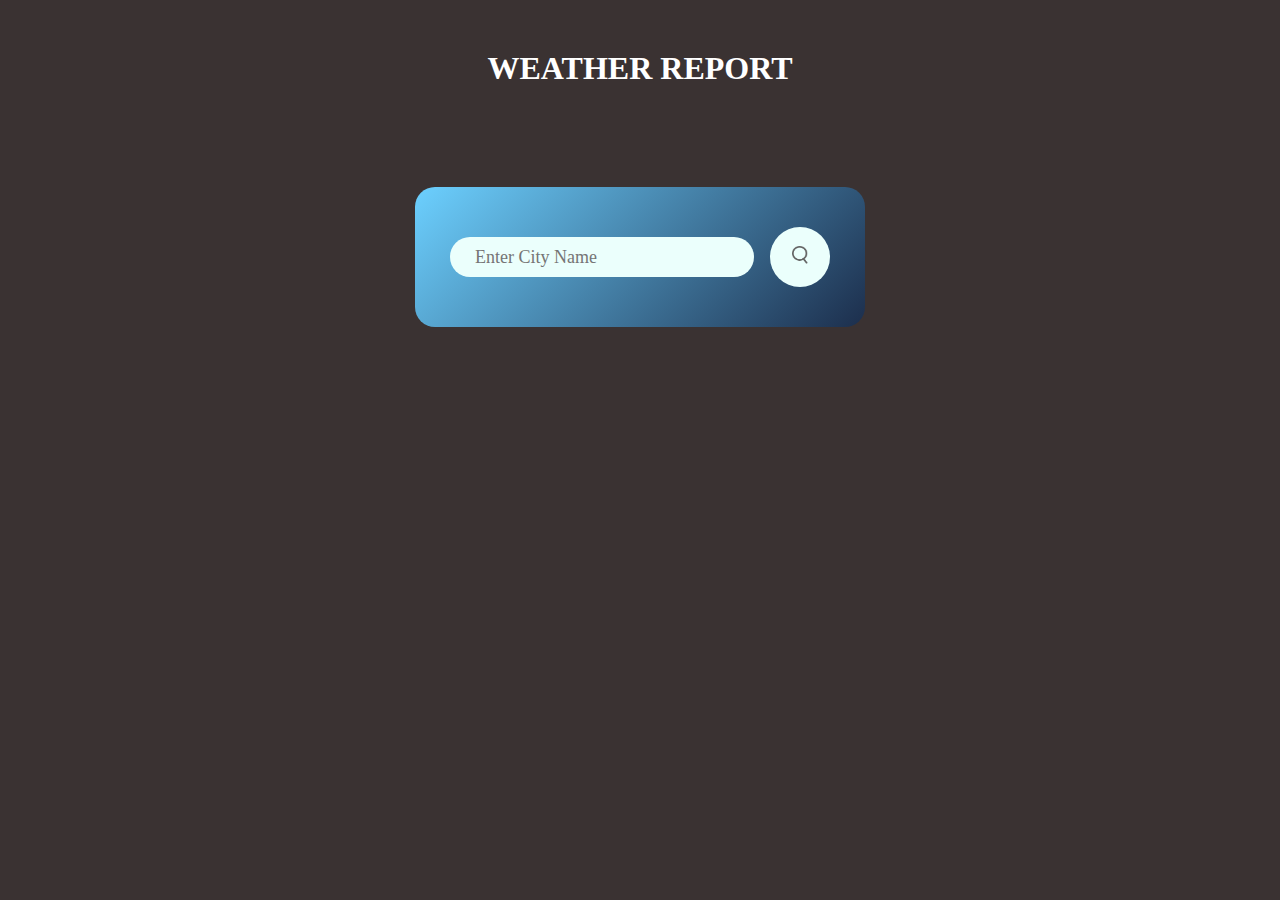
<file: index.html>
<!DOCTYPE html>
<html lang="en">

<head>
    <meta charset="UTF-8">
    <meta name="viewport" content="width=device-width, initial-scale=1.0">
    <title>Weather Report</title>
    <link rel="stylesheet" href="style.css">
</head>

<body>
    <h1>WEATHER REPORT</h1>
    <div class="card">
        <div class="search">
            <input type="text" placeholder="Enter City Name" spellcheck="false">
            <button> <img src="search.png"></button>
        </div>
        <div class="error">
            <p>Invalid city name</p>
        </div>
        <div class="weather">
            <img src="rain.png" class="weather-icon">
            <h1 class="temp">22°c</h1>
            <h2 class="city">New York</h2>
            <div class="details">
                <div class="col">
                    <img src="humidity.png">
                    <div>
                        <p class="humidity">50%</p>
                        <p>humidity</p>
                    </div>
                </div>
                <div class="col">
                    <img src="wind.png">
                    <div>
                        <p class="wind">15 km/h</p>
                        <p>wind </p>
                    </div>
                </div>
            </div>
        </div>
    </div>
    <script src="script.js"></script>

</body>

</html>
</file>
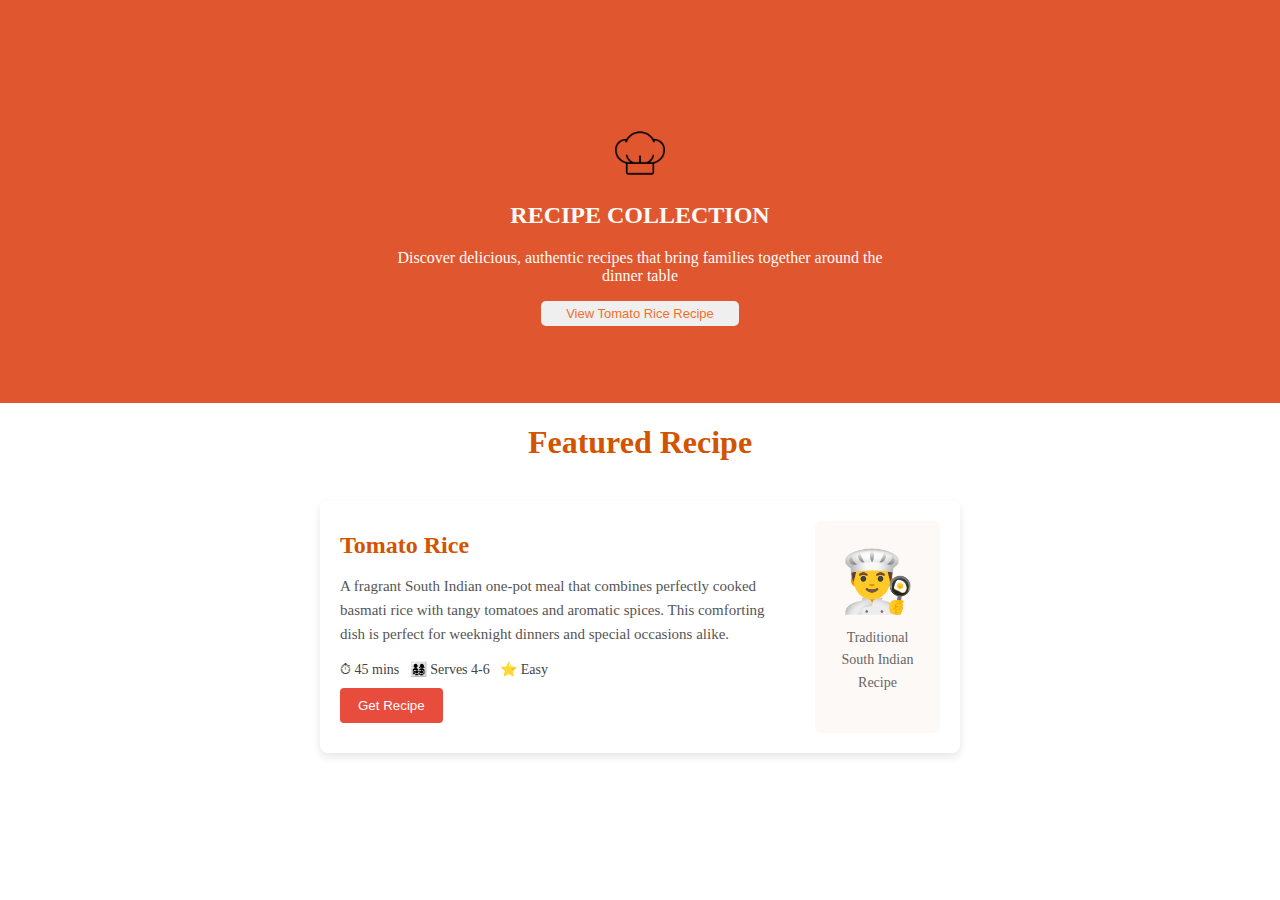
<file: FAV RECIPE/recipe.html>
<!DOCTYPE html>
<html lang="en">
  <head>
    <meta charset="UTF-8" />
    <meta name="viewport" content="width=device-width, initial-scale=1.0" />
    <title>FAVOURITE RECIPE</title>
    <link rel="stylesheet" href="recipe.css" />
  </head>
  <body>
    <div class="Recipe-collection">
        <img src="chef-hat.png" >
      <h2 style="color: #fcfbf8">RECIPE COLLECTION</h2>
      <p>
        Discover delicious, authentic recipes that bring families together
        around the<br />
        dinner table
      </p>
      <a href="Recipe1.html" target="_blank"> <button>View Tomato Rice Recipe</button> </a>
    </div>
    <section>
      <h1 id="Featured">Featured Recipe</h1>
    </section>
    <div class="card-container">
    <div class="card">
      <div class="text">
        <h2>Tomato Rice</h2>
        <p>A fragrant South Indian one-pot meal that combines perfectly cooked
          basmati rice with tangy tomatoes and aromatic spices. This comforting
          dish is perfect for weeknight dinners and special occasions alike.</p>
        <div class="details">⏱ 45 mins &nbsp; 👨‍👩‍👧‍👦 Serves 4-6 &nbsp; ⭐ Easy</div>
        <a href="Recipe1.html" target="_blank"> <button>Get Recipe</button>
      </div> </a>
      <div class="card-image">
        <div class="icon">👨‍🍳</div>
        <p>Traditional South Indian Recipe</p>
      </div>
    </div>
  </body>
</html>
</file>
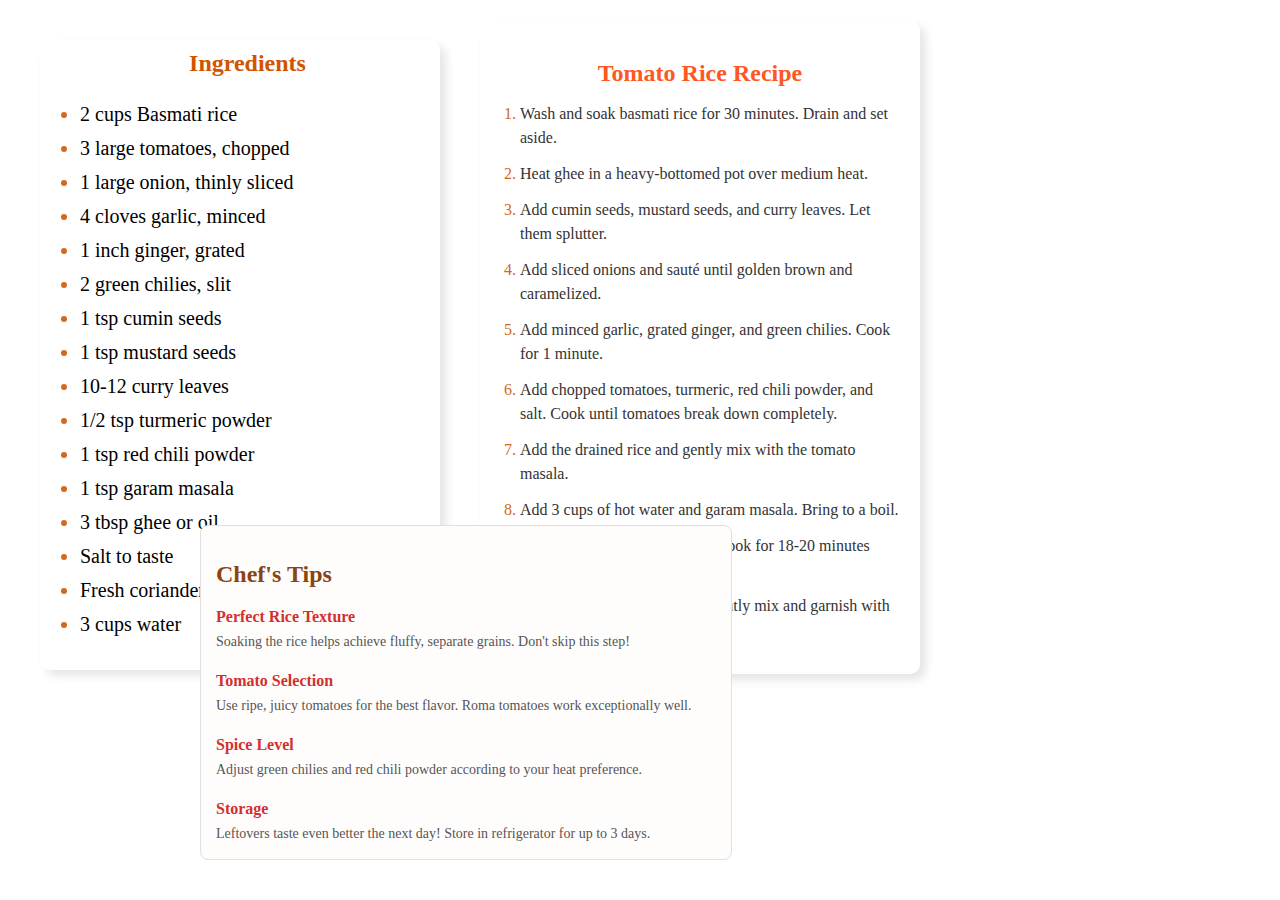
<file: FAV RECIPE/Recipe1.html>
<!DOCTYPE html>
<html lang="en">
  <head>
    <meta charset="UTF-8" />
    <meta name="viewport" content="width=device-width, initial-scale=1.0" />
    <title>RECIPE PREPARATION</title>
    <link rel="stylesheet" href="Recipe1.css" />
  </head>
  <body>
    
    <div class="ingrdients">
      <h2>Ingredients</h2>
      <ul>
        <li>2 cups Basmati rice</li>
        <li>3 large tomatoes, chopped</li>
        <li>1 large onion, thinly sliced</li>
        <li>4 cloves garlic, minced</li>
        <li>1 inch ginger, grated</li>
        <li>2 green chilies, slit</li>
        <li>1 tsp cumin seeds</li>
        <li>1 tsp mustard seeds</li>
        <li>10-12 curry leaves</li>
        <li>1/2 tsp turmeric powder</li>
        <li>1 tsp red chili powder</li>
        <li>1 tsp garam masala</li>
        <li>3 tbsp ghee or oil</li>
        <li>Salt to taste</li>
        <li>Fresh coriander for garnish</li>
        <li>3 cups water</li>
      </ul>
    </div>
    

    <div class="recipe-box">
      <h2>Tomato Rice Recipe</h2>
      <ol>
        <li>Wash and soak basmati rice for 30 minutes. Drain and set aside.</li>
        <li>Heat ghee in a heavy-bottomed pot over medium heat.</li>
        <li>
          Add cumin seeds, mustard seeds, and curry leaves. Let them splutter.
        </li>
        <li>Add sliced onions and sauté until golden brown and caramelized.</li>
        <li>
          Add minced garlic, grated ginger, and green chilies. Cook for 1
          minute.
        </li>
        <li>
          Add chopped tomatoes, turmeric, red chili powder, and salt. Cook until
          tomatoes break down completely.
        </li>
        <li>Add the drained rice and gently mix with the tomato masala.</li>
        <li>Add 3 cups of hot water and garam masala. Bring to a boil.</li>
        <li>
          Reduce heat to low, cover, and cook for 18-20 minutes until rice is
          tender.
        </li>
        <li>
          Let it rest for 5 minutes, then gently mix and garnish with fresh
          coriander.
        </li>
      </ol>
    </div>
    
<div class="container">
  <h2>Chef's Tips</h2>
  <div class="tips">
    <div>
      <div class="tip-title">Perfect Rice Texture</div>
      <div class="tip-text">Soaking the rice helps achieve fluffy, separate grains. Don't skip this step!</div>
    </div>
    <div>
      <div class="tip-title">Tomato Selection</div>
      <div class="tip-text">Use ripe, juicy tomatoes for the best flavor. Roma tomatoes work exceptionally well.</div>
    </div>
    <div>
      <div class="tip-title">Spice Level</div>
      <div class="tip-text">Adjust green chilies and red chili powder according to your heat preference.</div>
    </div>
    <div>
      <div class="tip-title">Storage</div>
      <div class="tip-text">Leftovers taste even better the next day! Store in refrigerator for up to 3 days.</div>
    </div>
  </div>
</div>
  </body>
</html>
</file>
<file: style.css>
*{
    margin: 0;
    padding:0;
    font-family: 'Times New Roman', Times, serif;
    box-sizing: border-box;
}
body{
    background-color: #3a3232;
}
h1{
    text-align: center;
    margin-top: 50px;
    color: #FFF;
}
.card{
    width: 90%;
    max-width: 450px;
    background:linear-gradient(135deg,#6CD0FF,#1c2e4c);
    color: #FFF;
    margin: 100px auto 0;
    border-radius: 20px;
    padding: 40px 35px;
    text-align: center;

}
.search{
    width: 100%;
    display: flex;
    align-items: center;
    justify-content: space-between;
}
.search input{
    border: 0;
    outline: 0;
    background: #ebfffc;
    color: #555;
    padding: 10px 25px;
    height: 40px;
    border-radius: 30px;
    flex: 1;
    margin-right: 16px;
    font-size: 18px;
}
.search button{
    border: 0;
    outline: 0;
    background: #ebfffc;
    border-radius: 50%;
    width: 60px;
    height: 60px;
    cursor: pointer;

}
.search button img{
    width: 16px;
}
.weather-icon{
    width: 170px;
    margin-top: 30px;
}
.weather h1{
    font-size: 80px;
    font-weight: 500;
}
.weather h2{
    font-size: 45px;
    font-weight: 500;
    margin-right: -10px;
    
}
.details{
    display: flex;
    align-items: center;
    justify-content: space-between;
    padding: 0 20px;
    margin-top: 50px;
}
.col{
    display: flex;
    align-items: center;
    text-align: left;
}
.col img {
    width: 40px;
    margin-right: 10px;
}
.humidity , .wind{
    font-size: 25px;
    margin-top: -5px;

}
.weather{
    display: none;
}
.error {
    text-align: left;
    margin-left: 10px;
    font-size: 14px;
    margin-top: 10px;
    display: none;
}
</file>
<file: FAV RECIPE/recipe.css>
body{
    margin: 0;
    padding: 0;
    font-family: Georgia, 'Times New Roman', Times, serif 
}
.Recipe-collection{
    background-color: #e0562f;
    margin:0%;
    padding-top: 10%;
    text-align: center;
    padding-bottom: 6%;
}
.Recipe-collection p{
    color: #FCFBF8;
}
.Recipe-collection img{
    font-size: 10px;
    height: 50px;
}
.Recipe-collection button{
    color: #F16F2B;
    padding-top: 5px;
    font-size: small;
    padding-right: 2%;
    padding-left: 2%;
    padding-bottom: 5px;
    border: none;
    border-radius: 5px;
    
}

.Recipe-collection button:hover{
    background-color: #D4D4D8;
    border: none;
} 

#Featured{
    text-align: center;
    color: #d35400;
}
 .card-container {
      display: flex;
      justify-content: center;  /* Centers horizontally */
      margin-top: 40px;
    }

    .card {
      background: #fff;
      border-radius: 8px;
      box-shadow: 0 4px 8px rgba(0, 0, 0, 0.1);
      width: 600px;
      padding: 20px;
      display: flex;
      align-items: center;
      gap: 20px;
    }

    .card h2 {
      color: #d35400;
      margin: 0 0 10px 0;
    }

    .card p {
      color: #555;
      font-size: 15px;
      line-height: 1.6;
    }

    .card .details {
      font-size: 14px;
      margin: 10px 0;
      color: #444;
    }

    .card button {
      background-color: #e74c3c;
      color: white;
      border: none;
      padding: 10px 18px;
      border-radius: 4px;
      cursor: pointer;
      gap: 20px; 
    }

    .card button:hover {
      background-color: #c0392b;
    }

    .card-image {
      text-align: center;
      padding: 25px;
      background: #fdf9f6;
      border-radius: 6px;
    }

    .card-image .icon {
      font-size: 60px;
      color: #e74c3c;
    }

    .card-image p {
      margin-top: 10px;
      font-size: 14px;
      color: #666;
    }
</file>
<file: FAV RECIPE/Recipe1.css>
body{
  margin: 0;
  padding: 0;
  background-image: url(https://www.savoryexperiments.com/wp-content/uploads/2024/01/Tomato-Rice-5.jpg);
  background-repeat: no-repeat;
  background-size: 100% 100%;
  background-attachment: fixed;
}
.ingrdients {
  background-color: white;
  font-family: "Times New Roman", Times, serif;
  width: 400px;
  height: 630px;
  margin: 40px;
  padding: 0;
  border-radius: 10px;
  box-shadow: 6px 6px 10px rgba(0, 0, 0, 0.1);
}
.ingrdients h2 {
  color: #d35400;
  padding-top: 10px;
  padding-left: 15px;
  margin-top: 0;
  text-align: center;
}
li::marker {
  color: chocolate;
}
.ingrdients li {
  font-size: 20px;
  line-height: 1.7;
}

.recipe-box {
  width: 400px;
  margin-top: 0%;
  background: #fff;
  border-radius: 10px;
  padding: 20px;
  position: absolute;
  left: 480px;
  top: 20px;
  box-shadow: 6px 6px 10px rgba(0, 0, 0, 0.1);
}

.recipe-box h2 {
  text-align: center;
  margin-bottom: 15px;
  color: #ff5722;
}

ol {
  padding-left: 20px;
  margin: 0;
}

ol li {
  margin-bottom: 12px;
  line-height: 1.5;
  color: #333;
}
.container {
  width: 500px;
  margin: 20px auto;
  padding: 15px;
  border: 1px solid #e0e0e0;
  border-radius: 8px;
  background: #fffdfc;
  font-family: 'Times New Roman', Times, serif;
  bottom:20px;
  position: absolute;
  left: 200px;
}

.container h2 {
  color: #8b4513;
  margin-bottom: 20px;
}

.tips {
  display: grid;
  gap: 20px;
}

.tip-title {
  color: #d32f2f;
  font-weight: bold;
  margin-bottom: 5px;
}

.tip-text {
  color: #555;
  font-size: 14px;
  line-height: 1.5;
}
</file>
